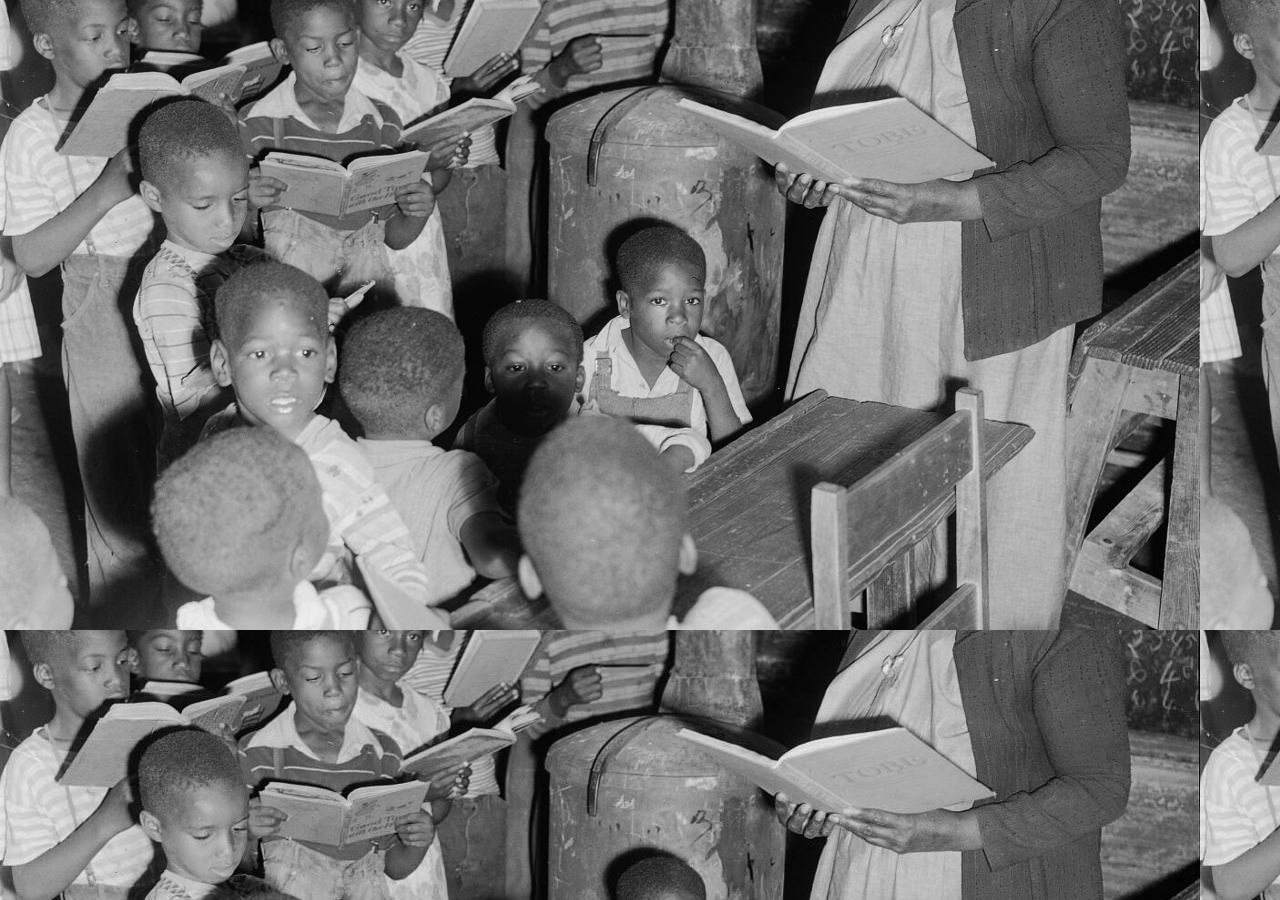
<file: index.html>
<!DOCTYPE html>
<html lang="en">
<head>
<meta charset="UTF-8">
<meta name="viewport" content="width=device-width, initial-scale=1.0">
<title>Purchase Website</title>
<link rel="stylesheet" href="style.css">
</head>
<body>
<div class="container">
<div class="people">
<!-- <div class="product">
<img src="" alt="">
<div class="product-description">

</div>
</div> -->
</div>
</div>
<script src = "script.js" type="module"></script>
</body>
</html>
</file>
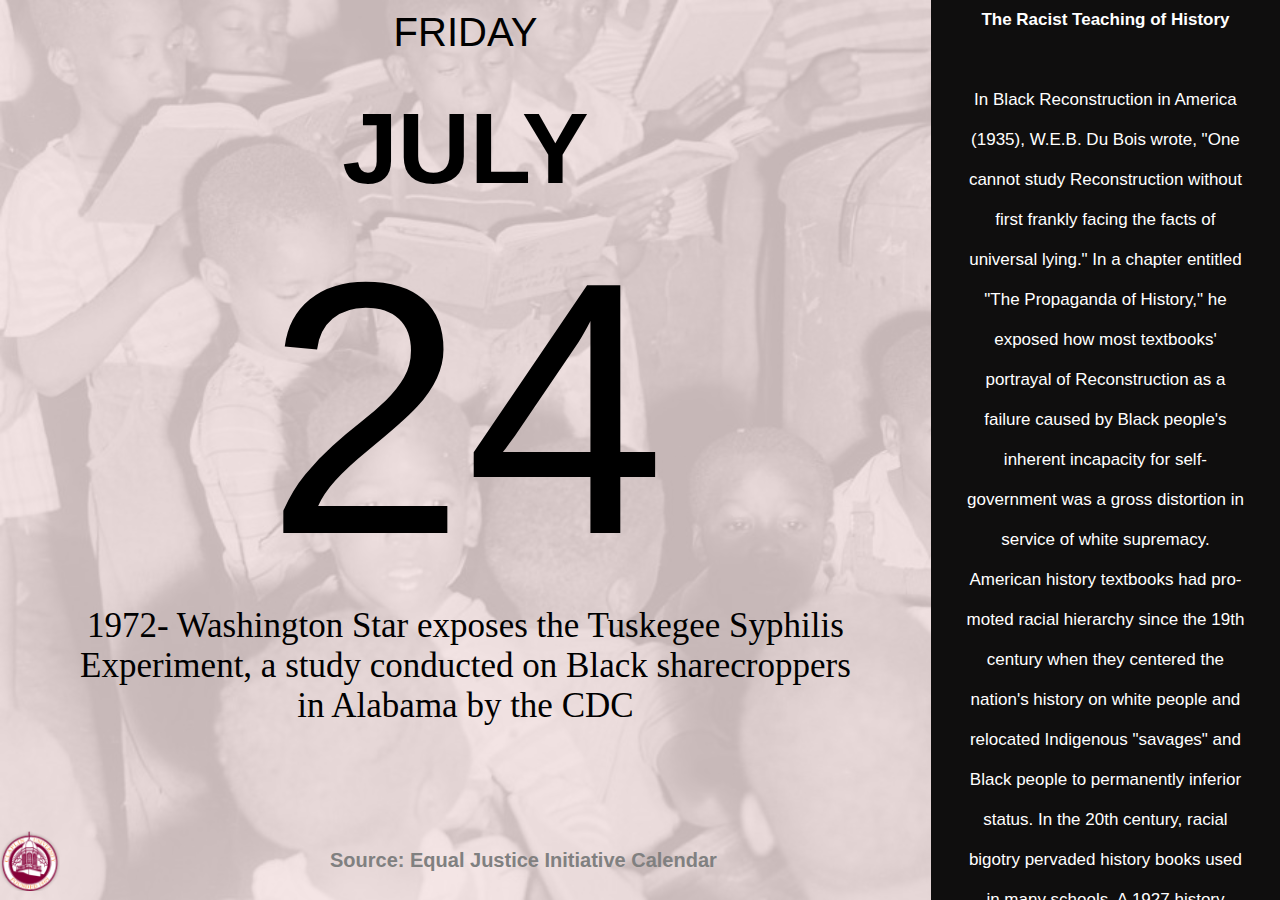
<file: may-31.html>
<!DOCTYPE html>
<html>
<head>
<meta charset = "UTF-8">

<title>Document</title>
<link rel = "stylesheet" href = "styles.css">

 
</head>
<body>
<div class = "container"> 

<div class = "date">
<div class = "day-of-the-week">Wednesday</div> 
<div class = "month">May</div>
<div class = "day-of-the-month">31</div>
<div class = "information"><span style="font-weight: bold">1930</span> - A thousand white men and boys lynch 19-year-old Henry Argo in Grady County, Oklahoma.
   <br>
   
</div>

<div class="source">
   <img src = "Claflin-Logo.png" width="60px">
   Source: Equal Justice Initiative Calendar</div>
</div>

<div class = "description-container">
<div class = "description"><span id = "description-title" style="font-weight: bold"> Anti- Asian Immigration Laws </span> 
   <br><br>
   <div class="description-text">
    <br>During the Gold rush of 1849 people from china joined the flow of migrants to the West Coast. White Americans denounced Chinese 
    immigrants as racially inferior and blamed them for white unemployment and depressed wages. Major newspapers published anti-Chinese ads
     articles and cartoons and states restricted employment education and land ownership for asian immigrants 
    <p> Beginning in 1875 Congress passed a series of racist immigration laws to bar Chinese immigrantion laws to bar Chinese immigration. 
        In 1882 the Chinese Exclusion Act Barred Chinese immigrants for 10 years and prohibited them from becoming citizens. Soon after racist
         violence in Wyoming and Idaho left Chinese immigrants dead wounded and fleeing their homes. </p><br> 
    <p> Congress Extended and strengthened the act numerious times. In 1888 the Scott Act prohibited long term legalresidents of chinese descent
         from returning if they left the U.S in 1892 the Geray act Required Chinese residents to carry resident permmits or face deportation or 
         imprisonment at hard labor.</p><br>
    <p> Racist immigration laws were extended to all people of Asian descent. In 1917 Congress prohibited immigration from the "Asiatic Barred" 
       Zone." In 1924, President Calvin Coolidge remarking that "america must remain American." signed the immigration Act of 1924 which barred
        all immigration from Asia, including Japan and established and immigration quota system that would stand until 1965.</p><br>
        <p> Anti-Asian racial bigotry remains prevalent today. Hate crimes targeting the Asian American community have surged in recent y
            increasing 
           by more than 300% in 2021.   </p>
   </div>

</div>
<script src = "script.js"></script>
</body>
</html>
</file>
<file: style.css>
*{
    padding: 0;
    margin: 0;
    box-sizing: border-box;
    font-family: Arial, Helvetica, sans-serif;
    font-size: 1rem;
    }
    .container{
    width: 100vw;
    height: 100vh;
    }
    .people{
    width: 70%;
    margin: auto;
    padding-top: 50px;
    display: flex;
    flex-wrap: wrap;
    
    }
    .person{
    margin: 20px;
    display: flex;
    flex-direction: column;
    width: 250px;
    display: flex;
    flex-direction: column;
    align-items: center;
    height: fit-content;
    text-align: justify;
    }
    .person-image{
    background-color: rgba(128, 128, 128, 0.254);
    width: 200px;
    height: 200px;
    display: flex;
    justify-content: center;
    align-items: center;
    overflow: hidden;
    border-radius: 50%;
    }
    .person > .person-image > img{
    height: 100%;
   
    }
    .person-name{
    text-decoration: none;
    color: black;
    width: 100%;
    display: flex;
    align-items: center;
    justify-content: center;
    font-family: Arial, Helvetica, sans-serif;
    font-weight: bold;
    font-size: 1.1rem;
    }
    .person-name:hover{
    text-decoration: underline;
    }
    .person img{
    height:100%;
    }
    .information{
   
    padding: 0px 10px;
    margin-top: 10px;
    overflow: hidden;
    line-height: 30px;
    height: 0px;
    transition: 0.5s ease;
    overflow: auto;
    }
</file>
<file: styles.css>
*{
    margin: 0;
    padding: 0;
    box-sizing: border-box;
   
    }
    body{
        
        background-repeat: no-repeat;
        background-size: cover;
        height: 100vh;
    }
    .date{
        background-color: rgba(246, 227, 227, 0.8);
     }
    .container{
    margin: auto;
    display: flex;
    flex-direction: row;
    width: 100%;
    height: 100vh;
    
    }
    .date{
    
    
    width: 80%;
    display: flex;
    flex-direction: column;
    justify-content: center;
    align-items: center;
    
    }
    
    .month, .day-of-the-week, .day-of-the-month, .information{
    
    height: 25%;
    }
    .month{
    height: 100px;
    font-family: Arial, Helvetica, sans-serif;
    font-size: 100px;
    text-align: center;
    text-transform: uppercase;
    font-weight: bold;
    margin-bottom: 10px;
    }
    .day-of-the-week{
    text-align: center;
    font-size: 40px;
    height: 9%;
    font-family: Arial, Helvetica, sans-serif;
    text-transform: uppercase;
    }
    .day-of-the-month{
   
   
    font-size: 40vh;
    font-family: Arial, Helvetica, sans-serif;
    margin-bottom: 0px;
    border-radius: 35px;
    height: 45vh;
    
    }
    .information{
        
    width: 85%;
    font-size: 35px;
    text-align: center;
    }
    .source{
        width: 100%;
        display: flex;
        align-items: center;
        
        font-family: 'Trebuchet MS', 'Lucida Sans Unicode', 'Lucida Grande', 'Lucida Sans', Arial, sans-serif;
        font-size: 20px;
        font-weight: bold;
        color: grey;
    }
    .source img{
        margin-right: 270px;
    }
    .description-container{
    overflow: scroll;
    
    font-family: 'Trebuchet MS', 'Lucida Sans Unicode', 'Lucida Grande', 'Lucida Sans', Arial, sans-serif;
    font-size: 17px;
    line-height: 40px;
    text-align: center;
    background-color: rgb(15, 14, 14); color: white;
    width: 30%;
    display: flex;
    justify-content: center;
    } 
    .description{
    width: 80%;
    margin: autos;
    }
    
@media(max-width: 1000px){
    .information, .source{
        font-size: 20px;
    }
    
    
    
    
    
    
}
</file>
